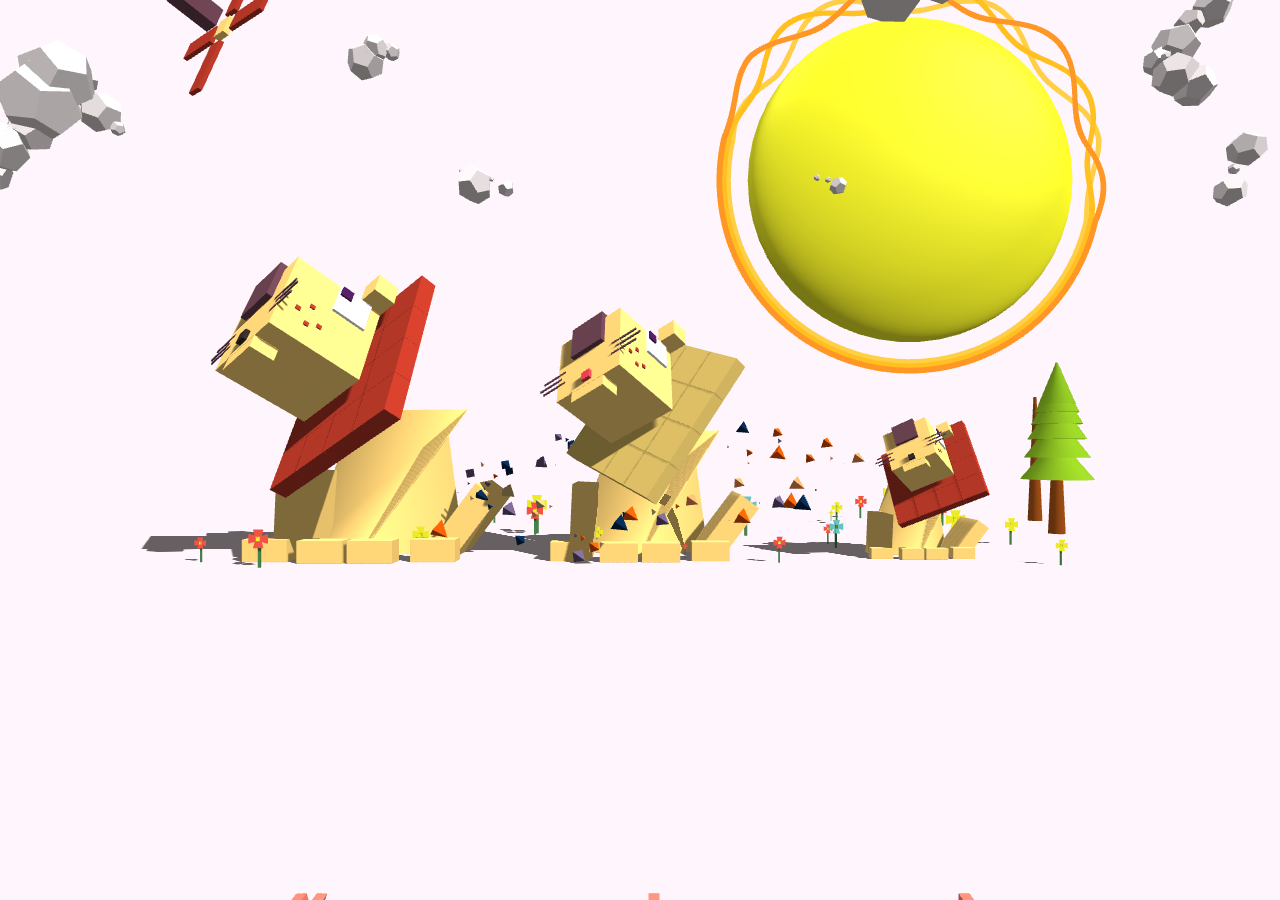
<file: lion_pro/lion.html>
<!DOCTYPE html>
<html>
	<head>
		<meta charset="UTF-8">
		<meta name="viewport" content="width=device-width, initial-scale=1.0">
		<meta http-equiv="X-UA-Compatible" content="ie=edge">
		<title></title>
		<link rel="stylesheet" type="text/css" href="./lion.css" />
	</head>
	<body>
		<div id="world"></div>
		<!-- <div class="s-text">
			<span>V</span>
			<span>J</span>
			<span>L</span>
		</div> -->
		<script src="./three.r124.min.js"></script>
		<script src="./OrbitControls.js"></script>
		<script src="./lion.js"></script>
	</body>
</html>
</file>
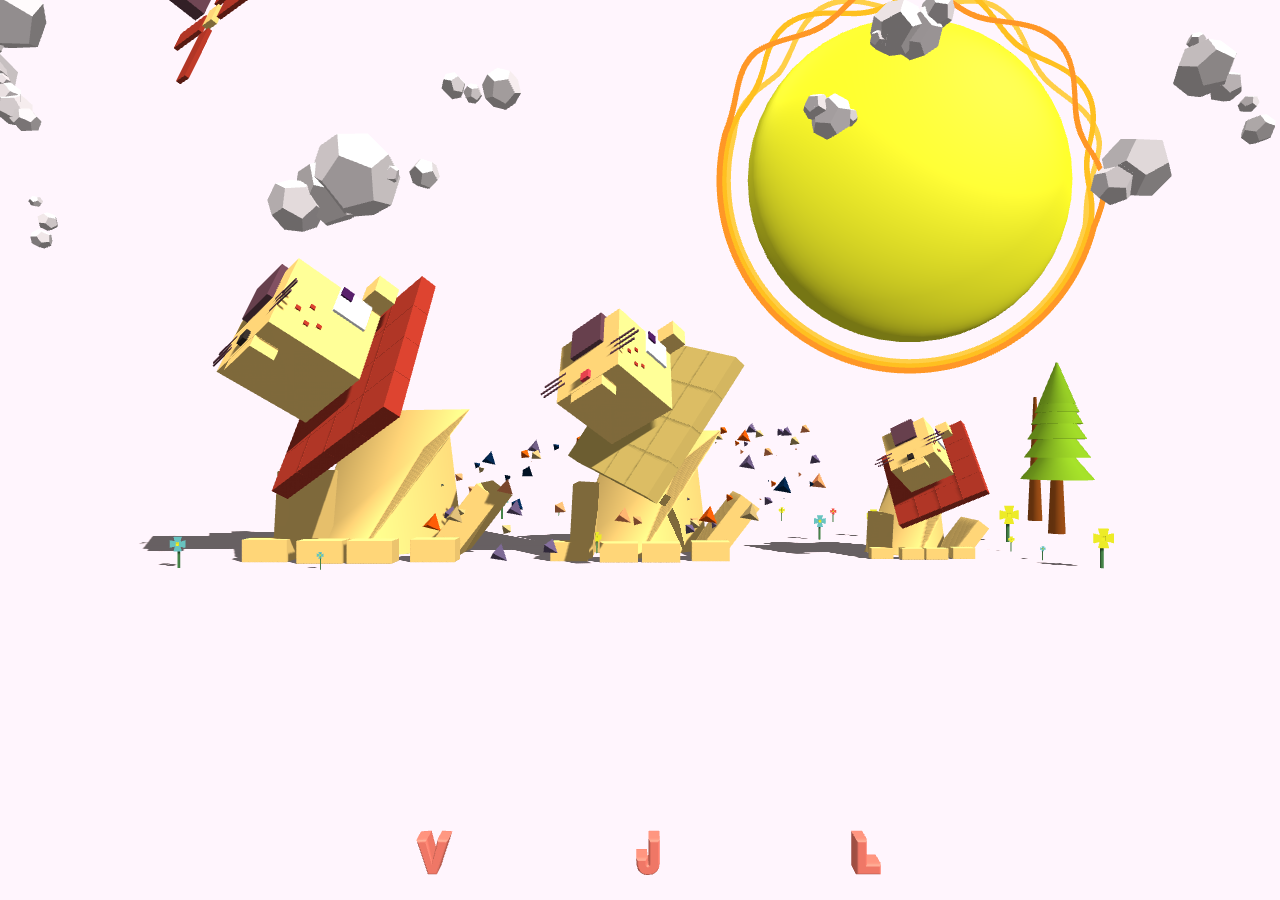
<file: pages/lion.html>
<!DOCTYPE html>
<html>
	<head>
		<meta charset="UTF-8">
		<meta name="viewport" content="width=device-width, initial-scale=1.0">
		<meta http-equiv="X-UA-Compatible" content="ie=edge">
		<title></title>
		<link rel="stylesheet" type="text/css" href="../css/lion.css" />
	</head>
	<body>
		<div id="world"></div>
		<!-- <div class="s-text">
			<span>V</span>
			<span>J</span>
			<span>L</span>
		</div> -->
		<script src="../js/three.r124.min.js"></script>
		<script src="../js/OrbitControls.js"></script>
		<script src="../js/lion.js"></script>
	</body>
</html>
</file>
<file: lion_pro/lion.css>
@import url(https://fonts.googleapis.com/css?family=Open+Sans:800);
body {
	padding: 0;
	margin: 0;
}

#world {
  background: #FFF5FD;
  width:100%;
  height:100%;
  overflow:hidden;
}
.s-text {
	position: absolute;
	width: 100%;
	bottom: 20%;
	margin-top:120px;
	font-family:'Open Sans', sans-serif;
	color:#653f4c;
	font-size:.9em;
	text-transform: uppercase;
	text-align : center;
	user-select: none;
}
.s-text span {
	display: inline-block;
}
.s-text span:nth-of-type(2) {
	margin: 0 180px;
}
</file>
<file: css/lion.css>
@import url(https://fonts.googleapis.com/css?family=Open+Sans:800);
body {
	padding: 0;
	margin: 0;
}

#world {
  background: #FFF5FD;
  width:100%;
  height:100%;
  overflow:hidden;
}
.s-text {
	position: absolute;
	width: 100%;
	bottom: 20%;
	margin-top:120px;
	font-family:'Open Sans', sans-serif;
	color:#653f4c;
	font-size:.9em;
	text-transform: uppercase;
	text-align : center;
	user-select: none;
}
.s-text span {
	display: inline-block;
}
.s-text span:nth-of-type(2) {
	margin: 0 180px;
}
</file>
